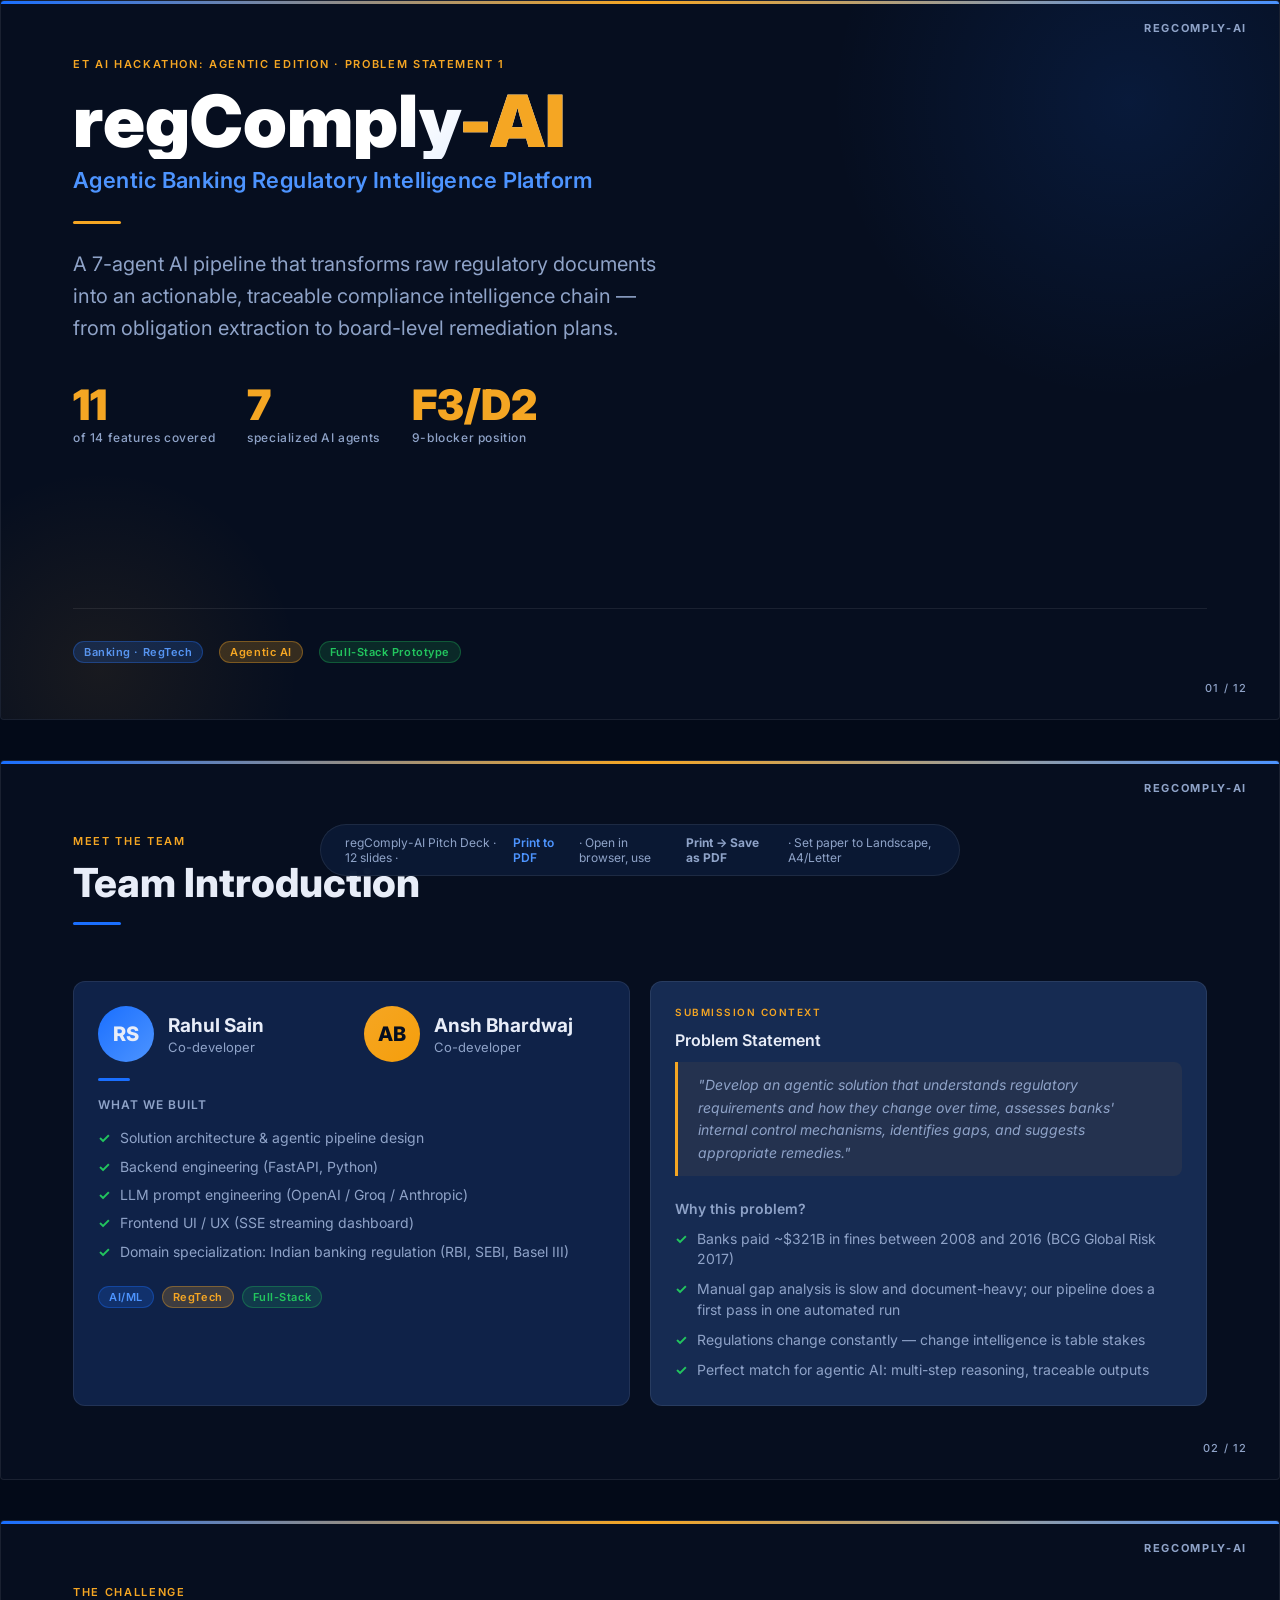
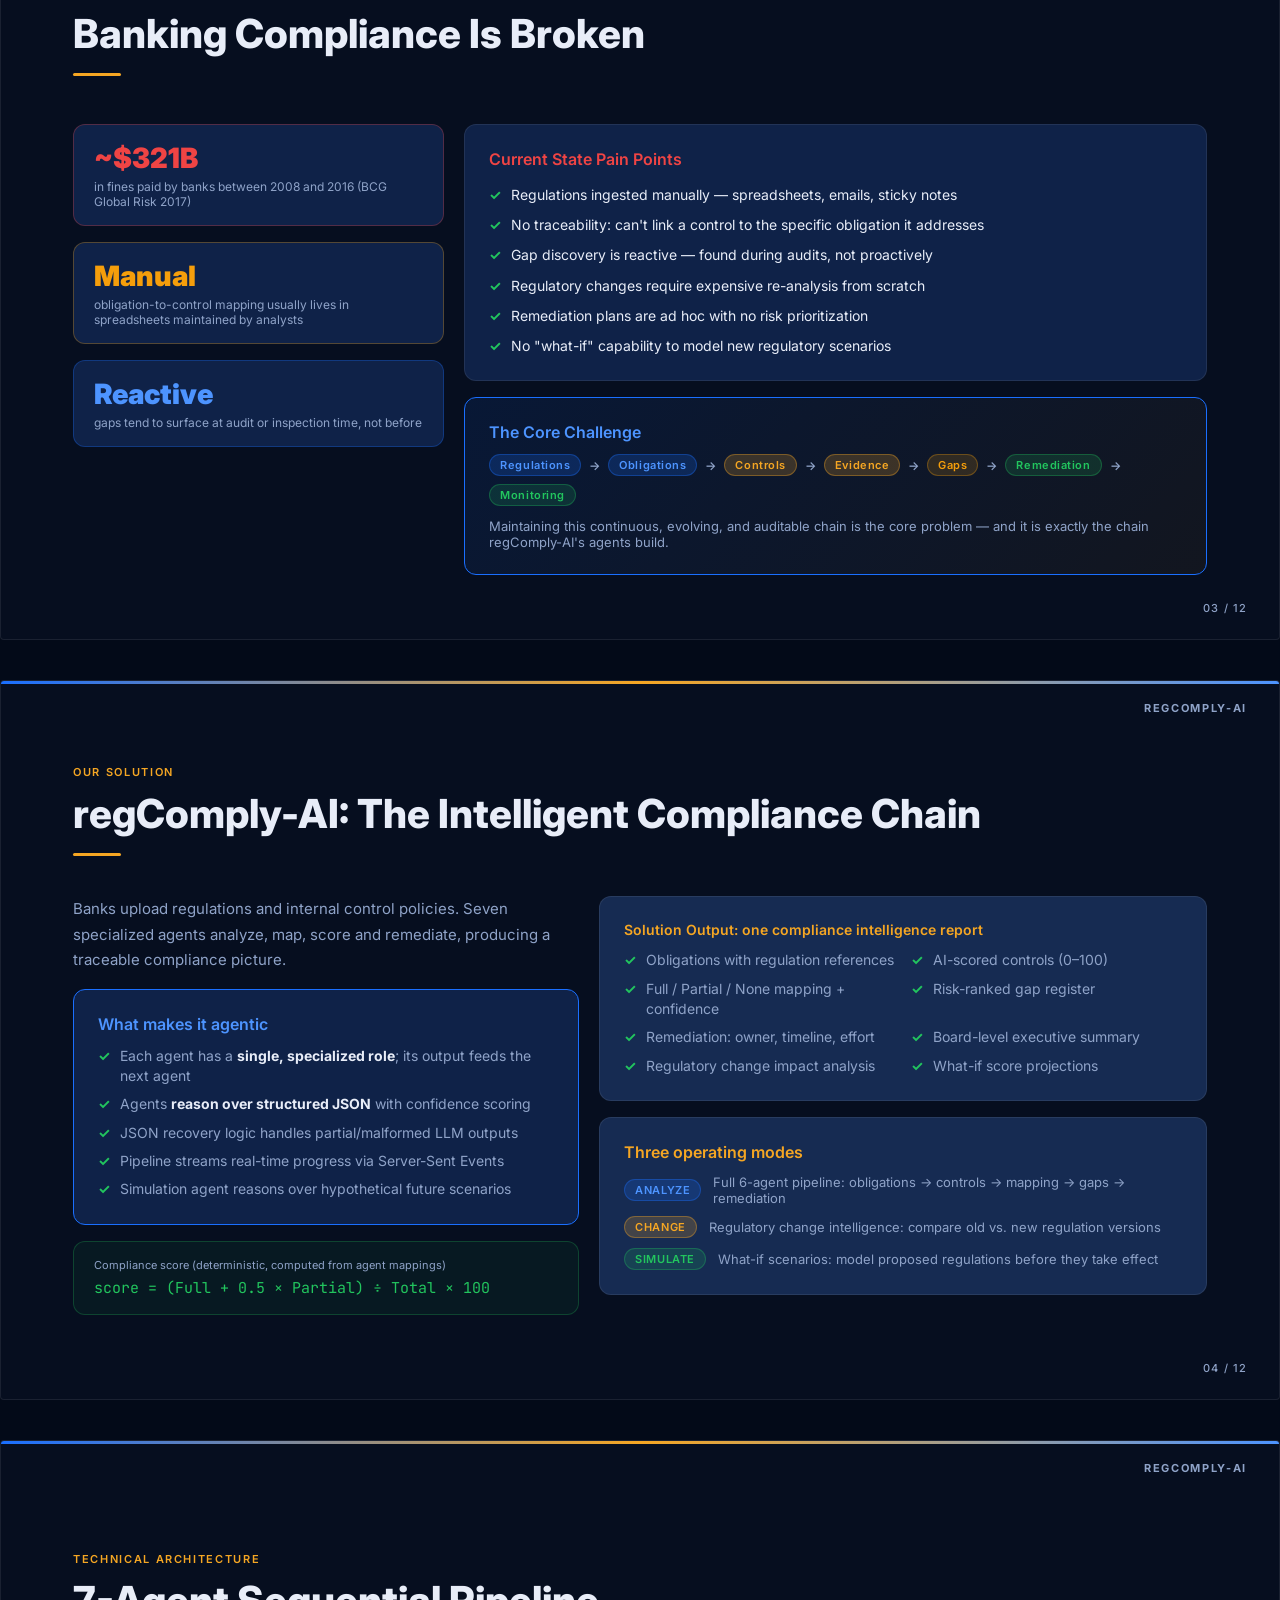
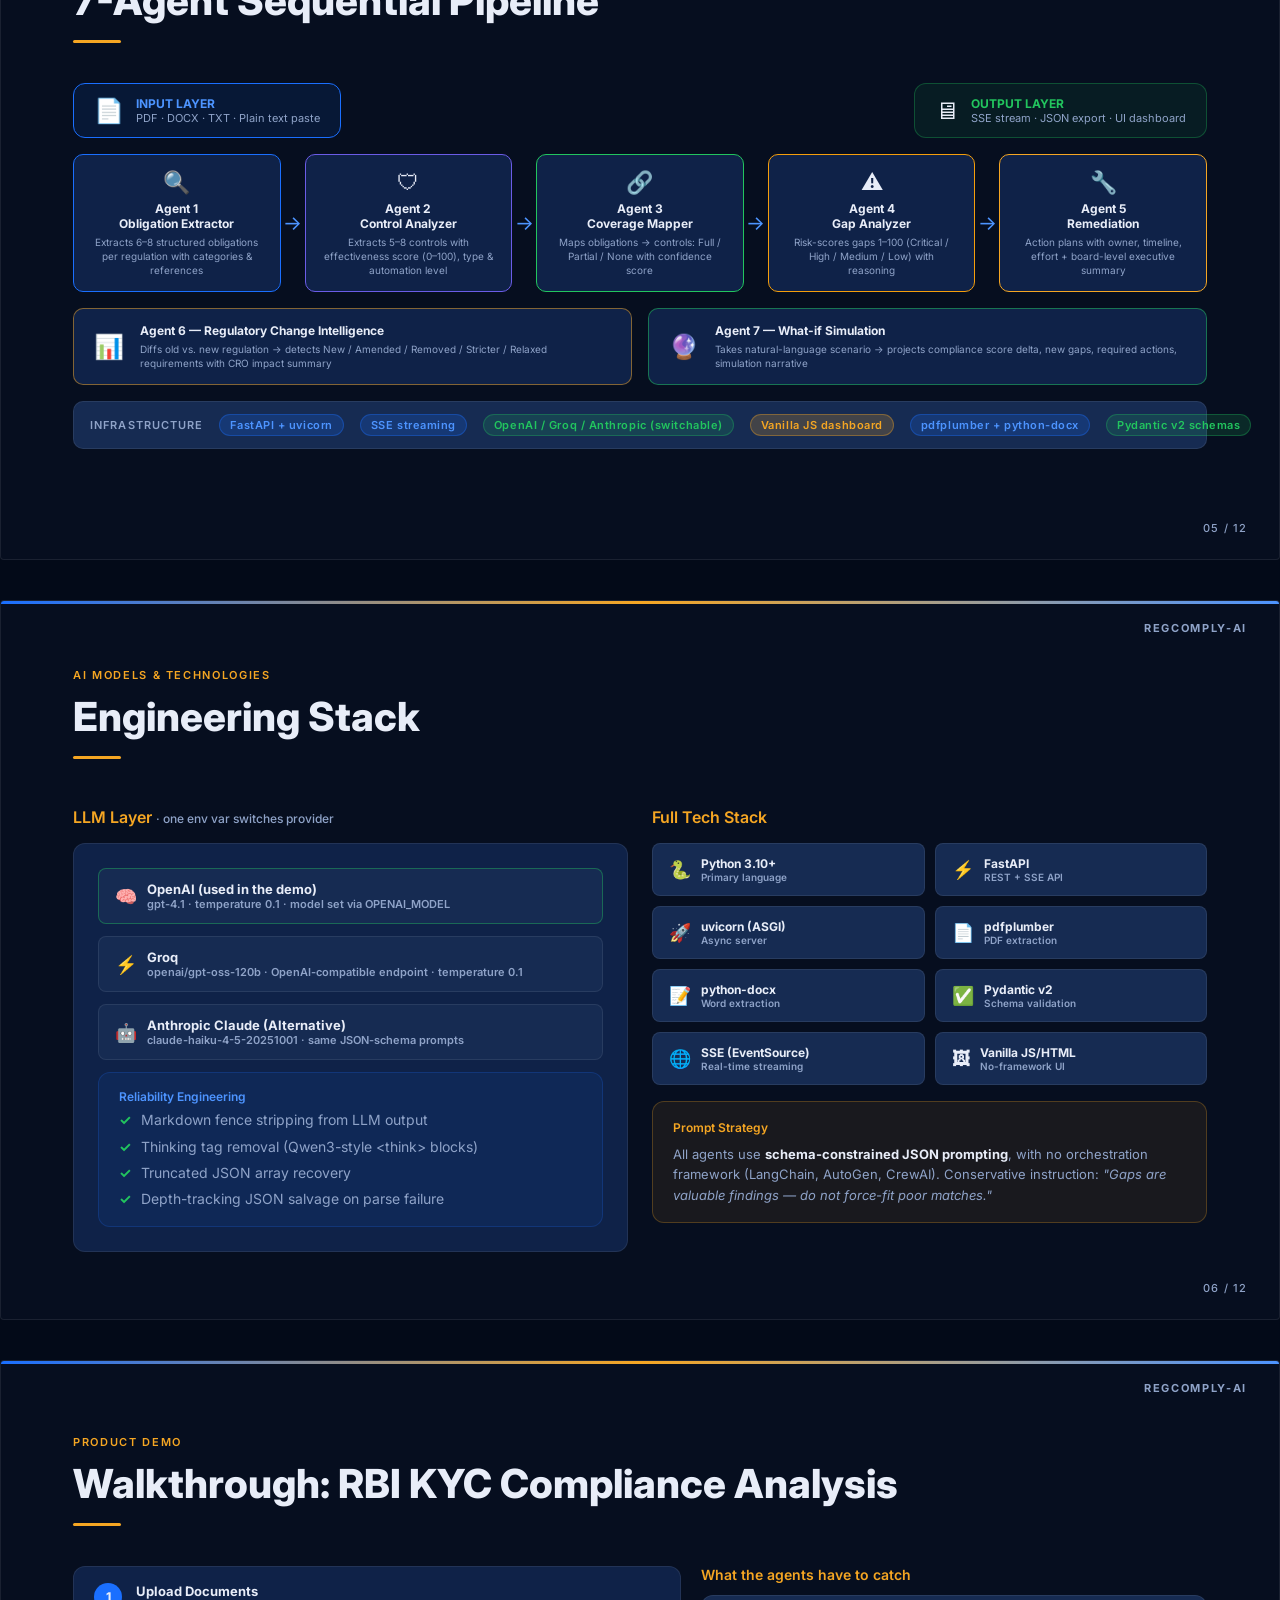
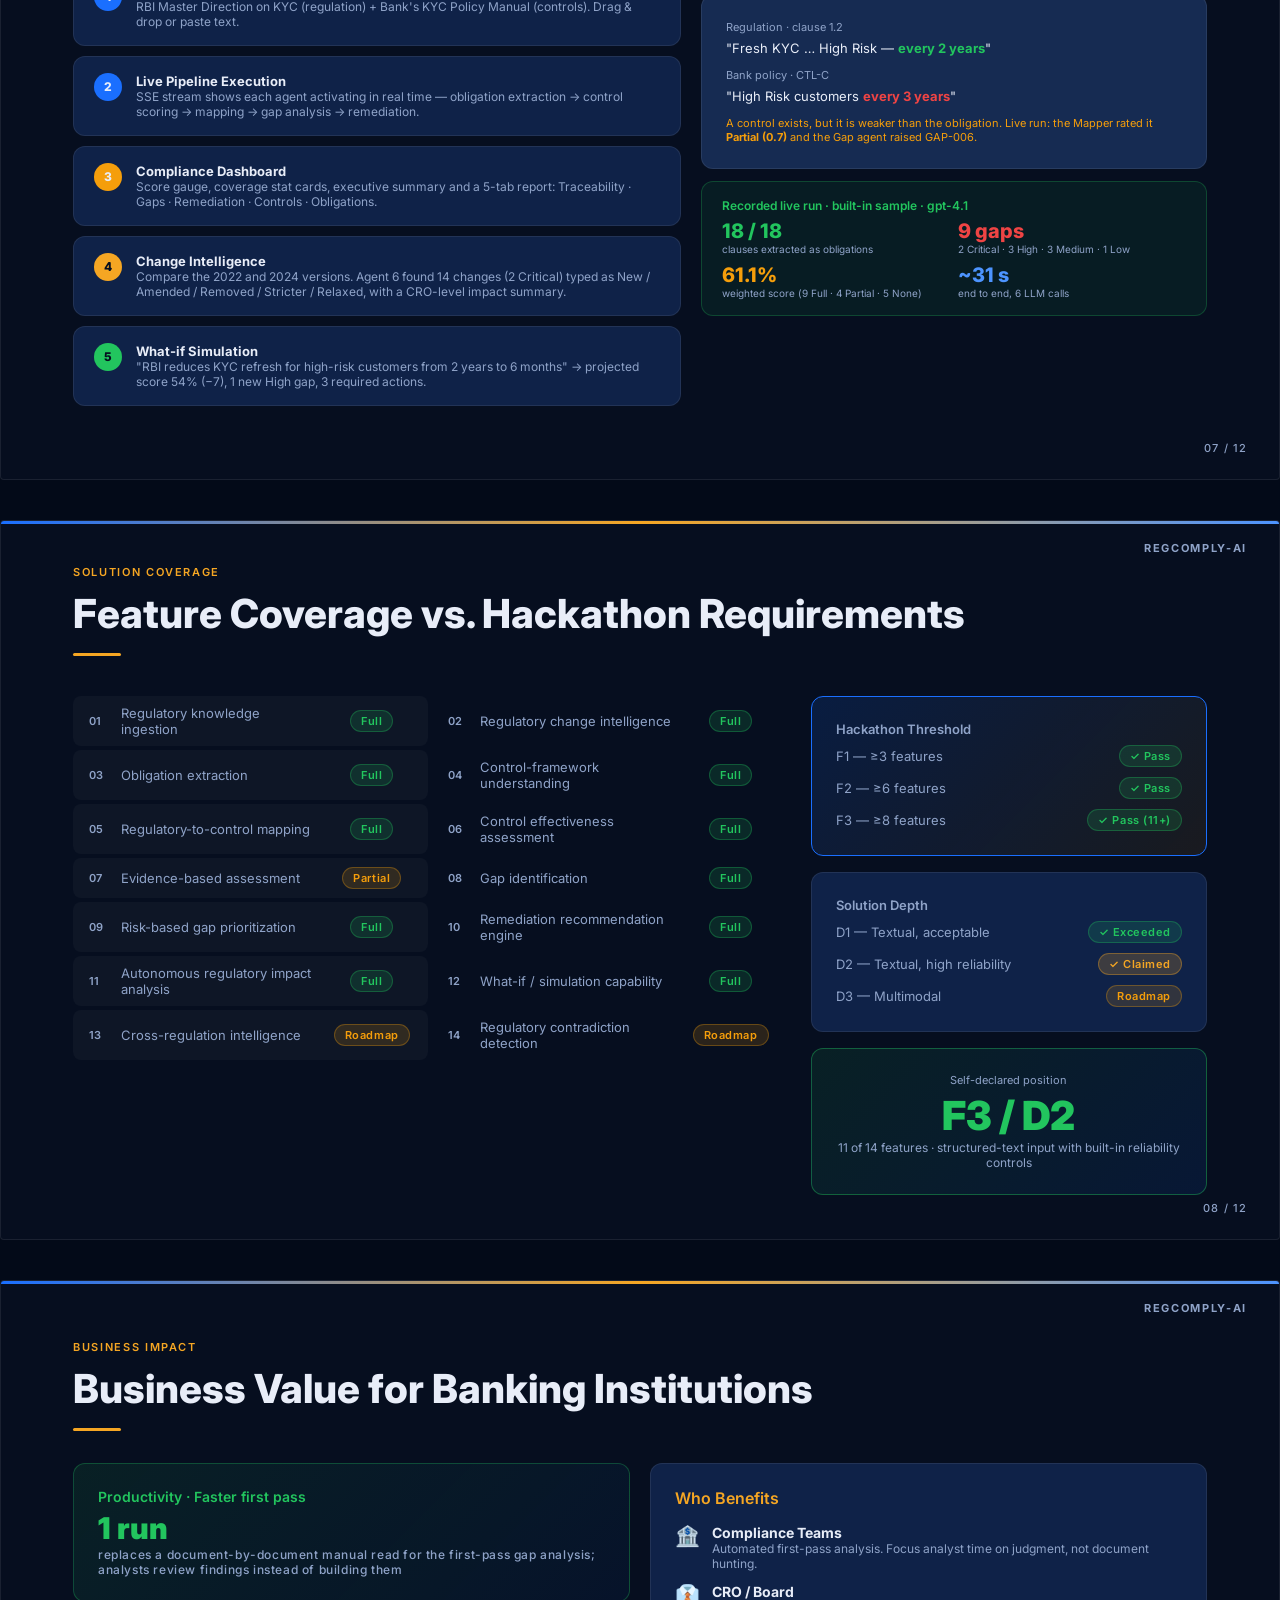
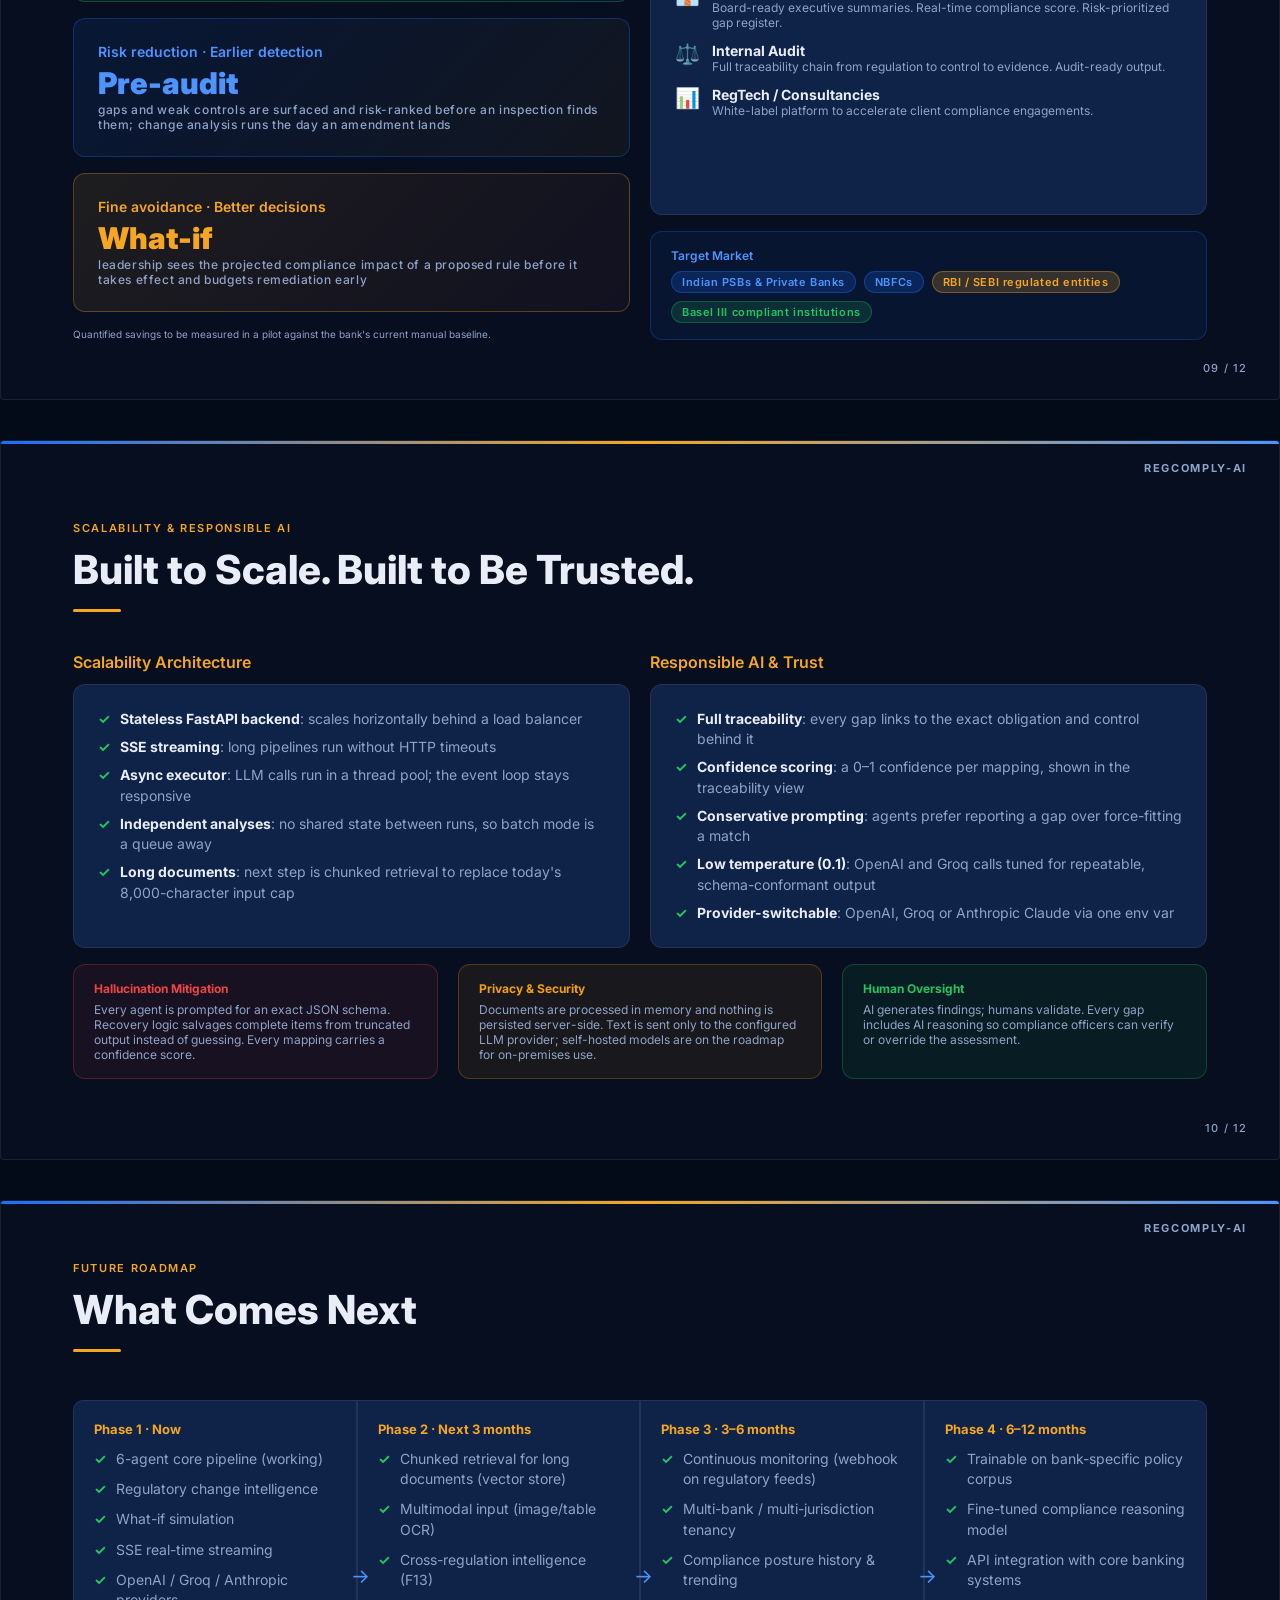
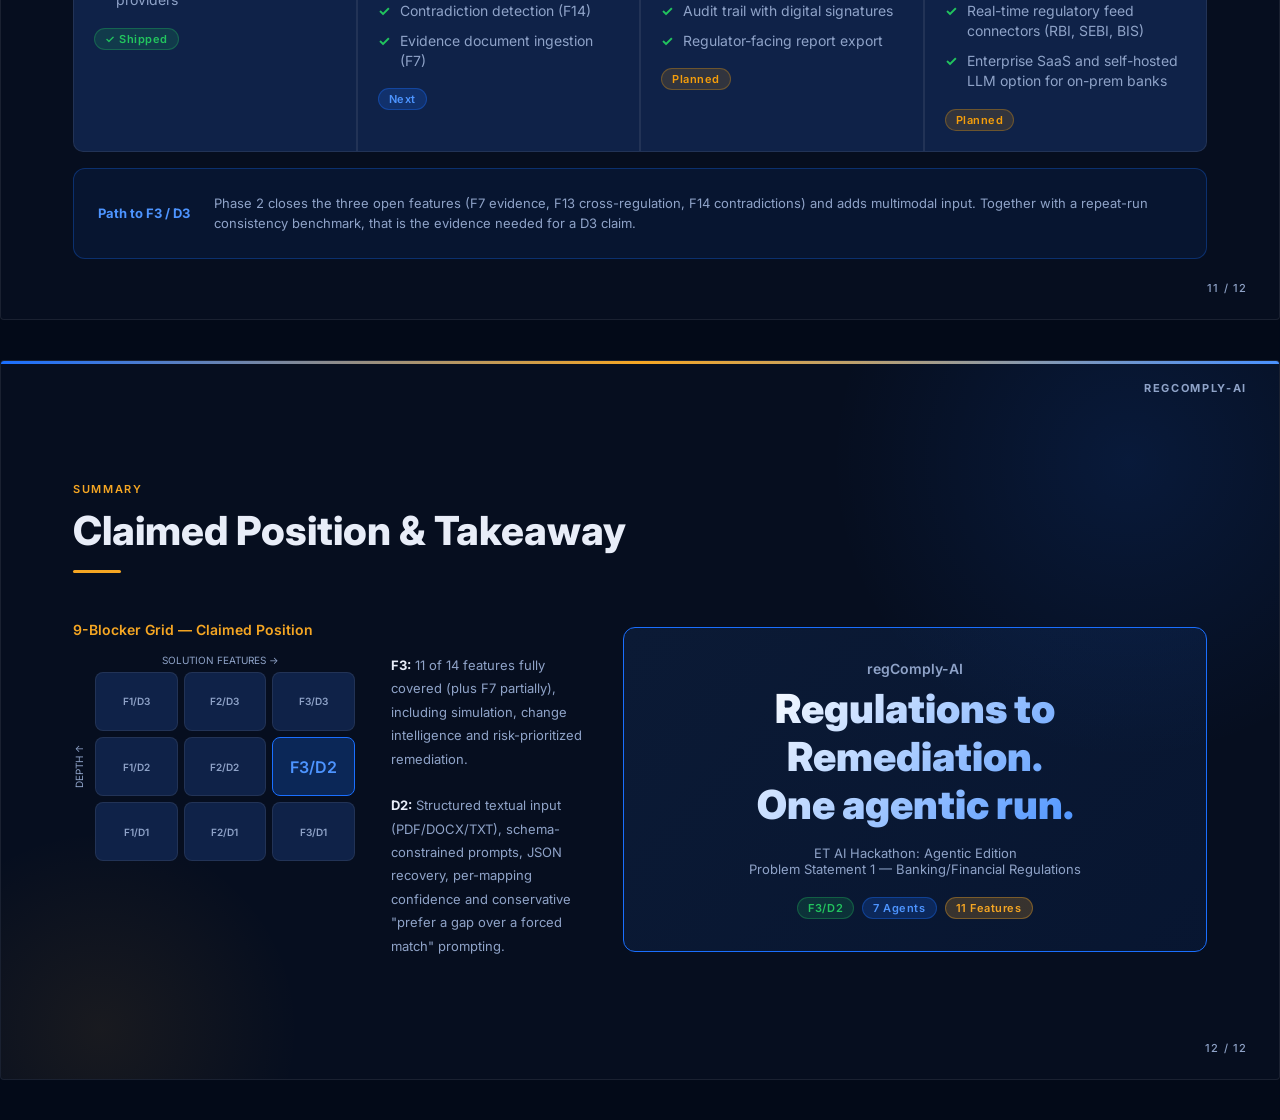
<file: deck/submission-deck.html>
<!DOCTYPE html>
<html lang="en">
<head>
<meta charset="UTF-8">
<meta name="viewport" content="width=device-width, initial-scale=1.0">
<title>regComply-AI — ET AI Hackathon Submission</title>
<link href="https://fonts.googleapis.com/css2?family=Inter:wght@300;400;500;600;700;800;900&family=JetBrains+Mono:wght@400;600&display=swap" rel="stylesheet">
<style>
  :root {
    --navy: #060E1F;
    --navy2: #0B1A35;
    --card: #0F2248;
    --card2: #162B52;
    --blue: #1A6FFF;
    --blue-light: #4D94FF;
    --gold: #F5A623;
    --gold-light: #FFD07A;
    --text: #E8EDF8;
    --muted: #8FA3C8;
    --green: #22C55E;
    --red: #EF4444;
    --amber: #F59E0B;
    --border: rgba(255,255,255,0.08);
  }

  * { margin: 0; padding: 0; box-sizing: border-box; }

  body {
    font-family: 'Inter', sans-serif;
    background: #030A18;
    color: var(--text);
  }

  /* ── Screen view ─────────────────────────────────────────── */
  .slide {
    width: 1280px;
    min-height: 720px;
    margin: 0 auto 40px;
    background: var(--navy);
    position: relative;
    overflow: hidden;
    display: flex;
    flex-direction: column;
    border: 1px solid var(--border);
    border-radius: 4px;
  }

  /* ── Print: one slide per page ────────────────────────────── */
  @page { size: 1280px 720px; margin: 0; }
  @media print {
    html, body { background: var(--navy); -webkit-print-color-adjust: exact; print-color-adjust: exact; }
    .slide {
      width: 1280px;
      height: 720px;
      min-height: 720px;
      margin: 0;
      break-after: page;
      border: none;
      border-radius: 0;
    }
    .nav { display: none; }
  }
  body.single .slide { display: none; margin: 0; border: none; border-radius: 0; height: 720px; }
  body.single .slide.show { display: flex; }
  body.single .nav { display: none; }

  /* ── Decorative chrome ────────────────────────────────────── */
  .slide::before {
    content: '';
    position: absolute;
    top: 0; left: 0; right: 0;
    height: 3px;
    background: linear-gradient(90deg, var(--blue), var(--gold), var(--blue-light));
  }

  .slide-num {
    position: absolute;
    bottom: 24px; right: 32px;
    font-size: 11px;
    color: var(--muted);
    letter-spacing: 0.1em;
    font-weight: 500;
  }

  .logo-mark {
    position: absolute;
    top: 20px; right: 32px;
    font-size: 11px;
    font-weight: 700;
    letter-spacing: 0.15em;
    color: var(--muted);
    text-transform: uppercase;
  }

  /* ── Typography ───────────────────────────────────────────── */
  .eyebrow {
    font-size: 11px;
    font-weight: 600;
    letter-spacing: 0.15em;
    text-transform: uppercase;
    color: var(--gold);
    margin-bottom: 12px;
  }

  h1 { font-size: 64px; font-weight: 900; line-height: 1.05; }
  h2 { font-size: 40px; font-weight: 800; line-height: 1.15; }
  h3 { font-size: 22px; font-weight: 700; }
  h4 { font-size: 16px; font-weight: 600; }

  .subtitle { font-size: 20px; color: var(--muted); font-weight: 400; line-height: 1.6; }
  .body { font-size: 15px; color: var(--muted); line-height: 1.7; }

  /* ── Layout helpers ───────────────────────────────────────── */
  .pad { padding: 56px 72px; flex: 1; display: flex; flex-direction: column; }
  .pad-sm { padding: 40px 72px; flex: 1; display: flex; flex-direction: column; }
  .row { display: flex; gap: 24px; }
  .col { flex: 1; display: flex; flex-direction: column; }
  .center { align-items: center; justify-content: center; text-align: center; }
  .gap-8 { gap: 8px; }
  .gap-12 { gap: 12px; }
  .gap-16 { gap: 16px; }
  .gap-20 { gap: 20px; }
  .gap-32 { gap: 32px; }
  .mt-auto { margin-top: auto; }
  .mt-16 { margin-top: 16px; }
  .mt-24 { margin-top: 24px; }
  .mt-32 { margin-top: 32px; }
  .mt-40 { margin-top: 40px; }

  /* ── Cards ────────────────────────────────────────────────── */
  .card {
    background: var(--card);
    border: 1px solid var(--border);
    border-radius: 12px;
    padding: 24px;
  }
  .card-sm { padding: 16px 20px; }
  .card-accent { border-color: var(--blue); border-width: 1.5px; }

  /* ── Stat tiles ───────────────────────────────────────────── */
  .stat { display: flex; flex-direction: column; gap: 4px; }
  .stat-num { font-size: 42px; font-weight: 900; line-height: 1; color: var(--gold); }
  .stat-label { font-size: 12px; font-weight: 500; color: var(--muted); letter-spacing: 0.05em; }

  /* ── Tags ─────────────────────────────────────────────────── */
  .tag {
    display: inline-block;
    padding: 3px 10px;
    border-radius: 20px;
    font-size: 11px;
    font-weight: 600;
    letter-spacing: 0.05em;
    white-space: nowrap;
  }
  .tag-blue { background: rgba(26,111,255,0.2); color: var(--blue-light); border: 1px solid rgba(26,111,255,0.35); }
  .tag-gold { background: rgba(245,166,35,0.2); color: var(--gold); border: 1px solid rgba(245,166,35,0.35); }
  .tag-green { background: rgba(34,197,94,0.15); color: var(--green); border: 1px solid rgba(34,197,94,0.3); }
  .tag-red { background: rgba(239,68,68,0.15); color: var(--red); border: 1px solid rgba(239,68,68,0.3); }
  .tag-amber { background: rgba(245,158,11,0.15); color: var(--amber); border: 1px solid rgba(245,158,11,0.3); }

  /* ── Check list ───────────────────────────────────────────── */
  .check-list { list-style: none; display: flex; flex-direction: column; gap: 10px; }
  .check-list li { position: relative; padding-left: 22px; font-size: 14px; line-height: 1.45; color: var(--muted); }
  .check-list li::before { content: '✓'; position: absolute; left: 0; top: 0; color: var(--green); font-weight: 700; }
  .check-list li.miss::before { content: '○'; color: var(--muted); }

  /* ── Pipeline nodes ───────────────────────────────────────── */
  .pipeline { display: flex; align-items: center; gap: 0; }
  .pipe-node {
    background: var(--card);
    border: 1.5px solid var(--blue);
    border-radius: 10px;
    padding: 14px 18px;
    text-align: center;
    flex: 1;
  }
  .pipe-node .icon { font-size: 22px; margin-bottom: 6px; }
  .pipe-node h4 { font-size: 12px; font-weight: 700; color: var(--text); margin-bottom: 4px; }
  .pipe-node p { font-size: 10px; color: var(--muted); line-height: 1.4; }
  .pipe-arrow {
    color: var(--blue-light);
    font-size: 20px;
    flex-shrink: 0;
    width: 24px;
    text-align: center;
  }

  /* ── Feature matrix ───────────────────────────────────────── */
  .feature-row {
    display: flex;
    align-items: center;
    padding: 9px 16px;
    border-radius: 8px;
    font-size: 13px;
    gap: 12px;
  }
  .feature-row:nth-child(odd) { background: rgba(255,255,255,0.03); }
  .feature-num { width: 20px; font-size: 11px; color: var(--muted); flex-shrink: 0; font-weight: 600; }
  .feature-name { flex: 1; color: var(--muted); }
  .feature-status { width: 80px; text-align: center; flex-shrink: 0; }

  /* ── 9-blocker grid ───────────────────────────────────────── */
  .nine-grid {
    display: grid;
    grid-template-columns: repeat(3, 1fr);
    grid-template-rows: repeat(3, 1fr);
    gap: 6px;
  }
  .nine-cell {
    border: 1px solid var(--border);
    border-radius: 8px;
    display: flex;
    align-items: center;
    justify-content: center;
    font-size: 13px;
    font-weight: 600;
    color: var(--muted);
    aspect-ratio: 1.4;
    background: var(--card);
    position: relative;
  }
  .nine-cell.active {
    background: rgba(26,111,255,0.25);
    border-color: var(--blue);
    color: var(--blue-light);
    font-size: 16px;
  }
  .nine-cell.active::after {
    content: '★ Our position';
    position: absolute;
    bottom: -20px;
    left: 50%;
    transform: translateX(-50%);
    font-size: 10px;
    color: var(--gold);
    white-space: nowrap;
    font-weight: 600;
  }

  /* ── Tech badge ───────────────────────────────────────────── */
  .tech-badge {
    background: var(--card2);
    border: 1px solid var(--border);
    border-radius: 8px;
    padding: 12px 16px;
    font-size: 13px;
    font-weight: 600;
    color: var(--text);
    display: flex;
    align-items: center;
    gap: 10px;
  }
  .tech-badge .tech-icon { font-size: 18px; }

  /* ── Roadmap ──────────────────────────────────────────────── */
  .roadmap-row {
    display: flex;
    align-items: stretch;
    gap: 0;
  }
  .roadmap-phase {
    flex: 1;
    background: var(--card);
    border: 1px solid var(--border);
    padding: 20px;
    position: relative;
  }
  .roadmap-phase:not(:last-child)::after {
    content: '→';
    position: absolute;
    right: -14px;
    top: 50%;
    transform: translateY(-50%);
    font-size: 20px;
    color: var(--blue-light);
    z-index: 1;
  }
  .roadmap-phase:first-child { border-radius: 10px 0 0 10px; }
  .roadmap-phase:last-child { border-radius: 0 10px 10px 0; }
  .roadmap-phase h4 { font-size: 13px; font-weight: 700; color: var(--gold); margin-bottom: 12px; }

  /* ── Impact bar ───────────────────────────────────────────── */
  .impact-bar { height: 6px; background: var(--card2); border-radius: 3px; overflow: hidden; margin-top: 6px; }
  .impact-fill { height: 100%; border-radius: 3px; background: linear-gradient(90deg, var(--blue), var(--gold)); }

  /* ── Cover specific ───────────────────────────────────────── */
  .glow {
    position: absolute;
    width: 600px; height: 600px;
    border-radius: 50%;
    background: radial-gradient(circle, rgba(26,111,255,0.12) 0%, transparent 70%);
    top: -200px; right: -150px;
    pointer-events: none;
  }
  .glow2 {
    position: absolute;
    width: 400px; height: 400px;
    border-radius: 50%;
    background: radial-gradient(circle, rgba(245,166,35,0.08) 0%, transparent 70%);
    bottom: -150px; left: -100px;
    pointer-events: none;
  }

  /* ── Divider ──────────────────────────────────────────────── */
  .divider { width: 48px; height: 3px; background: var(--gold); border-radius: 2px; margin: 16px 0; }
  .divider-blue { background: var(--blue); }

  /* ── Quote ────────────────────────────────────────────────── */
  .quote {
    border-left: 3px solid var(--gold);
    padding: 12px 20px;
    background: rgba(245,166,35,0.06);
    border-radius: 0 8px 8px 0;
    font-size: 14px;
    color: var(--muted);
    font-style: italic;
    line-height: 1.6;
  }

  /* ── Nav (screen only) ────────────────────────────────────── */
  @media screen {
    .nav {
      position: fixed;
      bottom: 24px; left: 50%;
      transform: translateX(-50%);
      background: rgba(11,26,53,0.95);
      border: 1px solid var(--border);
      border-radius: 40px;
      padding: 10px 24px;
      display: flex;
      gap: 16px;
      align-items: center;
      font-size: 12px;
      color: var(--muted);
      backdrop-filter: blur(10px);
      z-index: 100;
    }
    .nav a { color: var(--blue-light); text-decoration: none; font-weight: 600; }
  }
</style>
</head>
<body>

<!-- ═══════════════════════════════════════════════════════════
     SLIDE 1 — COVER
═══════════════════════════════════════════════════════════ -->
<div class="slide" id="s1">
  <div class="glow"></div>
  <div class="glow2"></div>
  <div class="pad" style="justify-content:center;">
    <div class="eyebrow">ET AI Hackathon: Agentic Edition · Problem Statement 1</div>
    <h1 style="font-size:72px; background: linear-gradient(135deg, #fff 30%, #4D94FF); -webkit-background-clip:text; -webkit-text-fill-color:transparent; background-clip:text;">
      regComply<span style="-webkit-text-fill-color:var(--gold)">-AI</span>
    </h1>
    <div style="font-size:22px; font-weight:600; color:var(--blue-light); margin-top:8px; letter-spacing:0.02em;">
      Agentic Banking Regulatory Intelligence Platform
    </div>
    <div class="divider" style="margin-top:28px;"></div>
    <p class="subtitle" style="max-width:600px; margin-top:8px;">
      A 7-agent AI pipeline that transforms raw regulatory documents into an actionable, traceable compliance intelligence chain — from obligation extraction to board-level remediation plans.
    </p>

    <div class="row mt-40 gap-32" style="max-width:640px;">
      <div class="stat">
        <span class="stat-num">11</span>
        <span class="stat-label">of 14 features covered</span>
      </div>
      <div class="stat">
        <span class="stat-num">7</span>
        <span class="stat-label">specialized AI agents</span>
      </div>
      <div class="stat">
        <span class="stat-num">F3/D2</span>
        <span class="stat-label">9-blocker position</span>
      </div>
    </div>

    <div class="mt-auto" style="display:flex; align-items:center; gap:16px; padding-top:32px; border-top:1px solid var(--border);">
      <span class="tag tag-blue">Banking · RegTech</span>
      <span class="tag tag-gold">Agentic AI</span>
      <span class="tag tag-green">Full-Stack Prototype</span>
    </div>
  </div>
  <div class="logo-mark">regComply-AI</div>
  <div class="slide-num">01 / 12</div>
</div>

<!-- ═══════════════════════════════════════════════════════════
     SLIDE 2 — TEAM
═══════════════════════════════════════════════════════════ -->
<div class="slide" id="s2">
  <div class="pad" style="justify-content:center;">
    <div class="eyebrow">Meet the team</div>
    <h2>Team Introduction</h2>
    <div class="divider divider-blue mt-16"></div>

    <div class="row mt-40 gap-20">
      <div class="card col gap-16" style="align-items:flex-start;">
        <div class="row gap-24" style="width:100%;">
          <div style="display:flex;align-items:center;gap:14px;flex:1;">
            <div style="width:56px;height:56px;border-radius:50%;background:linear-gradient(135deg,var(--blue),var(--blue-light));display:flex;align-items:center;justify-content:center;font-size:20px;font-weight:800;flex-shrink:0;">RS</div>
            <div>
              <h3 style="font-size:19px;">Rahul Sain</h3>
              <p style="color:var(--muted);font-size:13px;margin-top:2px;">Co-developer</p>
            </div>
          </div>
          <div style="display:flex;align-items:center;gap:14px;flex:1;">
            <div style="width:56px;height:56px;border-radius:50%;background:linear-gradient(135deg,var(--gold),var(--amber));color:var(--navy);display:flex;align-items:center;justify-content:center;font-size:20px;font-weight:800;flex-shrink:0;">AB</div>
            <div>
              <h3 style="font-size:19px;">Ansh Bhardwaj</h3>
              <p style="color:var(--muted);font-size:13px;margin-top:2px;">Co-developer</p>
            </div>
          </div>
        </div>
        <div class="divider divider-blue" style="width:32px;margin:0;"></div>
        <div style="font-size:12px;font-weight:600;color:var(--muted);letter-spacing:0.08em;">WHAT WE BUILT</div>
        <ul class="check-list" style="gap:8px;">
          <li>Solution architecture &amp; agentic pipeline design</li>
          <li>Backend engineering (FastAPI, Python)</li>
          <li>LLM prompt engineering (OpenAI / Groq / Anthropic)</li>
          <li>Frontend UI / UX (SSE streaming dashboard)</li>
          <li>Domain specialization: Indian banking regulation (RBI, SEBI, Basel III)</li>
        </ul>
        <div style="display:flex;gap:8px;flex-wrap:wrap;margin-top:8px;">
          <span class="tag tag-blue">AI/ML</span>
          <span class="tag tag-gold">RegTech</span>
          <span class="tag tag-green">Full-Stack</span>
        </div>
      </div>

      <div class="card col" style="background:var(--card2);">
        <div class="eyebrow" style="font-size:10px;">Submission context</div>
        <h4 style="font-size:16px; margin-bottom:12px;">Problem Statement</h4>
        <div class="quote">
          "Develop an agentic solution that understands regulatory requirements and how they change over time, assesses banks' internal control mechanisms, identifies gaps, and suggests appropriate remedies."
        </div>
        <div class="mt-24">
          <h4 style="font-size:14px; color:var(--muted); margin-bottom:12px;">Why this problem?</h4>
          <ul class="check-list">
            <li>Banks paid ~$321B in fines between 2008 and 2016 (BCG Global Risk 2017)</li>
            <li>Manual gap analysis is slow and document-heavy; our pipeline does a first pass in one automated run</li>
            <li>Regulations change constantly — change intelligence is table stakes</li>
            <li>Perfect match for agentic AI: multi-step reasoning, traceable outputs</li>
          </ul>
        </div>
      </div>
    </div>
  </div>
  <div class="logo-mark">regComply-AI</div>
  <div class="slide-num">02 / 12</div>
</div>

<!-- ═══════════════════════════════════════════════════════════
     SLIDE 3 — PROBLEM STATEMENT
═══════════════════════════════════════════════════════════ -->
<div class="slide" id="s3">
  <div class="pad-sm" style="justify-content:center;">
    <div class="eyebrow">The challenge</div>
    <h2>Banking Compliance Is Broken</h2>
    <div class="divider mt-16"></div>

    <div class="row mt-32 gap-20">
      <div class="col gap-16">
        <div class="card card-sm" style="border-color:rgba(239,68,68,0.3);">
          <div style="font-size:28px; font-weight:900; color:var(--red);">~$321B</div>
          <div style="font-size:12px; color:var(--muted); margin-top:4px;">in fines paid by banks between 2008 and 2016 (BCG Global Risk 2017)</div>
        </div>
        <div class="card card-sm" style="border-color:rgba(245,158,11,0.3);">
          <div style="font-size:28px; font-weight:900; color:var(--amber);">Manual</div>
          <div style="font-size:12px; color:var(--muted); margin-top:4px;">obligation-to-control mapping usually lives in spreadsheets maintained by analysts</div>
        </div>
        <div class="card card-sm" style="border-color:rgba(26,111,255,0.3);">
          <div style="font-size:28px; font-weight:900; color:var(--blue-light);">Reactive</div>
          <div style="font-size:12px; color:var(--muted); margin-top:4px;">gaps tend to surface at audit or inspection time, not before</div>
        </div>
      </div>

      <div class="col gap-16" style="flex:2;">
        <div class="card" style="flex:1;">
          <h4 style="color:var(--red); margin-bottom:16px;">Current State Pain Points</h4>
          <ul class="check-list">
            <li style="color:var(--text);">Regulations ingested manually — spreadsheets, emails, sticky notes</li>
            <li style="color:var(--text);">No traceability: can't link a control to the specific obligation it addresses</li>
            <li style="color:var(--text);">Gap discovery is reactive — found during audits, not proactively</li>
            <li style="color:var(--text);">Regulatory changes require expensive re-analysis from scratch</li>
            <li style="color:var(--text);">Remediation plans are ad hoc with no risk prioritization</li>
            <li style="color:var(--text);">No "what-if" capability to model new regulatory scenarios</li>
          </ul>
        </div>
        <div class="card" style="background: linear-gradient(135deg, rgba(26,111,255,0.1), rgba(245,166,35,0.05)); border-color:var(--blue);">
          <h4 style="color:var(--blue-light); margin-bottom:12px;">The Core Challenge</h4>
          <div style="display:flex; align-items:center; gap:8px; flex-wrap:wrap; font-size:12px; font-weight:600;">
            <span class="tag tag-blue">Regulations</span>
            <span style="color:var(--muted);">→</span>
            <span class="tag tag-blue">Obligations</span>
            <span style="color:var(--muted);">→</span>
            <span class="tag tag-gold">Controls</span>
            <span style="color:var(--muted);">→</span>
            <span class="tag tag-gold">Evidence</span>
            <span style="color:var(--muted);">→</span>
            <span class="tag tag-amber">Gaps</span>
            <span style="color:var(--muted);">→</span>
            <span class="tag tag-green">Remediation</span>
            <span style="color:var(--muted);">→</span>
            <span class="tag tag-green">Monitoring</span>
          </div>
          <p style="font-size:13px; color:var(--muted); margin-top:12px;">Maintaining this continuous, evolving, and auditable chain is the core problem — and it is exactly the chain regComply-AI's agents build.</p>
        </div>
      </div>
    </div>
  </div>
  <div class="logo-mark">regComply-AI</div>
  <div class="slide-num">03 / 12</div>
</div>

<!-- ═══════════════════════════════════════════════════════════
     SLIDE 4 — PROPOSED SOLUTION
═══════════════════════════════════════════════════════════ -->
<div class="slide" id="s4">
  <div class="pad" style="justify-content:center;">
    <div class="eyebrow">Our solution</div>
    <h2>regComply-AI: The Intelligent Compliance Chain</h2>
    <div class="divider mt-16"></div>

    <div class="row mt-24 gap-20">
      <div class="col gap-16">
        <p class="body">
          Banks upload regulations and internal control policies. Seven specialized agents analyze, map, score and remediate, producing a traceable compliance picture.
        </p>

        <div class="card card-accent">
          <h4 style="color:var(--blue-light); margin-bottom:12px;">What makes it agentic</h4>
          <ul class="check-list" style="gap:8px;">
            <li>Each agent has a <strong style="color:var(--text);">single, specialized role</strong>; its output feeds the next agent</li>
            <li>Agents <strong style="color:var(--text);">reason over structured JSON</strong> with confidence scoring</li>
            <li>JSON recovery logic handles partial/malformed LLM outputs</li>
            <li>Pipeline streams real-time progress via Server-Sent Events</li>
            <li>Simulation agent reasons over hypothetical future scenarios</li>
          </ul>
        </div>

        <div class="card card-sm" style="background:rgba(34,197,94,0.06);border-color:rgba(34,197,94,0.25);">
          <div style="font-size:11px; color:var(--muted); margin-bottom:6px;">Compliance score (deterministic, computed from agent mappings)</div>
          <div style="font-family:'JetBrains Mono',monospace; font-size:15px; color:var(--green);">score = (Full + 0.5 × Partial) ÷ Total × 100</div>
        </div>
      </div>

      <div class="col gap-16" style="flex:1.2;">
        <div class="card" style="background:var(--card2);">
          <h4 style="color:var(--gold); font-size:14px; margin-bottom:12px;">Solution Output: one compliance intelligence report</h4>
          <ul class="check-list" style="display:grid; grid-template-columns:1fr 1fr; gap:8px 16px;">
            <li>Obligations with regulation references</li>
            <li>AI-scored controls (0–100)</li>
            <li>Full / Partial / None mapping + confidence</li>
            <li>Risk-ranked gap register</li>
            <li>Remediation: owner, timeline, effort</li>
            <li>Board-level executive summary</li>
            <li>Regulatory change impact analysis</li>
            <li>What-if score projections</li>
          </ul>
        </div>

        <div class="card" style="background:var(--card2);">
          <h4 style="color:var(--gold); margin-bottom:12px;">Three operating modes</h4>
          <div style="display:flex; flex-direction:column; gap:10px;">
            <div style="display:flex;align-items:center;gap:12px;">
              <span class="tag tag-blue" style="flex-shrink:0;">ANALYZE</span>
              <span style="font-size:13px;color:var(--muted);">Full 6-agent pipeline: obligations → controls → mapping → gaps → remediation</span>
            </div>
            <div style="display:flex;align-items:center;gap:12px;">
              <span class="tag tag-gold" style="flex-shrink:0;">CHANGE</span>
              <span style="font-size:13px;color:var(--muted);">Regulatory change intelligence: compare old vs. new regulation versions</span>
            </div>
            <div style="display:flex;align-items:center;gap:12px;">
              <span class="tag tag-green" style="flex-shrink:0;">SIMULATE</span>
              <span style="font-size:13px;color:var(--muted);">What-if scenarios: model proposed regulations before they take effect</span>
            </div>
          </div>
        </div>
      </div>
    </div>
  </div>
  <div class="logo-mark">regComply-AI</div>
  <div class="slide-num">04 / 12</div>
</div>

<!-- ═══════════════════════════════════════════════════════════
     SLIDE 5 — ARCHITECTURE
═══════════════════════════════════════════════════════════ -->
<div class="slide" id="s5">
  <div class="pad-sm" style="justify-content:center;">
    <div class="eyebrow">Technical architecture</div>
    <h2>7-Agent Sequential Pipeline</h2>
    <div class="divider mt-16"></div>

    <div class="mt-24" style="display:flex;flex-direction:column;gap:16px;">
      <!-- Input layer -->
      <div style="display:flex;gap:12px;align-items:stretch;">
        <div class="card card-sm" style="background:rgba(26,111,255,0.1);border-color:var(--blue);display:flex;align-items:center;gap:12px;padding:12px 20px;">
          <div style="font-size:24px;">📄</div>
          <div>
            <div style="font-size:12px;font-weight:700;color:var(--blue-light);">INPUT LAYER</div>
            <div style="font-size:11px;color:var(--muted);">PDF · DOCX · TXT · Plain text paste</div>
          </div>
        </div>
        <div style="flex:1;"></div>
        <div class="card card-sm" style="background:rgba(34,197,94,0.08);border-color:rgba(34,197,94,0.3);display:flex;align-items:center;gap:12px;padding:12px 20px;">
          <div style="font-size:24px;">🖥</div>
          <div>
            <div style="font-size:12px;font-weight:700;color:var(--green);">OUTPUT LAYER</div>
            <div style="font-size:11px;color:var(--muted);">SSE stream · JSON export · UI dashboard</div>
          </div>
        </div>
      </div>

      <!-- Pipeline -->
      <div class="pipeline" style="gap:0;">
        <div class="pipe-node" style="border-color:var(--blue);">
          <div class="icon">🔍</div>
          <h4>Agent 1<br>Obligation Extractor</h4>
          <p>Extracts 6–8 structured obligations per regulation with categories &amp; references</p>
        </div>
        <div class="pipe-arrow">→</div>
        <div class="pipe-node" style="border-color:#6B5CE7;">
          <div class="icon">🛡</div>
          <h4>Agent 2<br>Control Analyzer</h4>
          <p>Extracts 5–8 controls with effectiveness score (0–100), type &amp; automation level</p>
        </div>
        <div class="pipe-arrow">→</div>
        <div class="pipe-node" style="border-color:#22C55E;">
          <div class="icon">🔗</div>
          <h4>Agent 3<br>Coverage Mapper</h4>
          <p>Maps obligations → controls: Full / Partial / None with confidence score</p>
        </div>
        <div class="pipe-arrow">→</div>
        <div class="pipe-node" style="border-color:var(--amber);">
          <div class="icon">⚠️</div>
          <h4>Agent 4<br>Gap Analyzer</h4>
          <p>Risk-scores gaps 1–100 (Critical / High / Medium / Low) with reasoning</p>
        </div>
        <div class="pipe-arrow">→</div>
        <div class="pipe-node" style="border-color:var(--gold);">
          <div class="icon">🔧</div>
          <h4>Agent 5<br>Remediation</h4>
          <p>Action plans with owner, timeline, effort + board-level executive summary</p>
        </div>
      </div>

      <!-- Standalone agents -->
      <div class="row gap-16">
        <div class="pipe-node col" style="border-color:rgba(245,166,35,0.5); flex-direction:row; align-items:center; gap:16px; padding:14px 20px;">
          <div style="font-size:24px;">📊</div>
          <div style="text-align:left;">
            <h4 style="font-size:12px;">Agent 6 — Regulatory Change Intelligence</h4>
            <p style="font-size:10px; margin-top:4px;">Diffs old vs. new regulation → detects New / Amended / Removed / Stricter / Relaxed requirements with CRO impact summary</p>
          </div>
        </div>
        <div class="pipe-node col" style="border-color:rgba(34,197,94,0.5); flex-direction:row; align-items:center; gap:16px; padding:14px 20px;">
          <div style="font-size:24px;">🔮</div>
          <div style="text-align:left;">
            <h4 style="font-size:12px;">Agent 7 — What-if Simulation</h4>
            <p style="font-size:10px; margin-top:4px;">Takes natural-language scenario → projects compliance score delta, new gaps, required actions, simulation narrative</p>
          </div>
        </div>
      </div>

      <!-- Infra -->
      <div style="display:flex;gap:16px;align-items:center;padding:12px 16px;background:var(--card2);border-radius:10px;border:1px solid var(--border);">
        <span style="font-size:11px;font-weight:600;color:var(--muted);letter-spacing:0.1em;">INFRASTRUCTURE</span>
        <span class="tag tag-blue">FastAPI + uvicorn</span>
        <span class="tag tag-blue">SSE streaming</span>
        <span class="tag tag-green">OpenAI / Groq / Anthropic (switchable)</span>
        <span class="tag tag-gold">Vanilla JS dashboard</span>
        <span class="tag tag-blue">pdfplumber + python-docx</span>
        <span class="tag tag-green">Pydantic v2 schemas</span>
      </div>
    </div>
  </div>
  <div class="logo-mark">regComply-AI</div>
  <div class="slide-num">05 / 12</div>
</div>

<!-- ═══════════════════════════════════════════════════════════
     SLIDE 6 — AI MODELS & TECHNOLOGIES
═══════════════════════════════════════════════════════════ -->
<div class="slide" id="s6">
  <div class="pad" style="justify-content:center;">
    <div class="eyebrow">AI models &amp; technologies</div>
    <h2>Engineering Stack</h2>
    <div class="divider mt-16"></div>

    <div class="row mt-32 gap-24">
      <div class="col gap-16">
        <h4 style="color:var(--gold);">LLM Layer <span style="font-size:12px;font-weight:500;color:var(--muted);">· one env var switches provider</span></h4>
        <div class="card" style="gap:12px;display:flex;flex-direction:column;">
          <div class="tech-badge" style="border-color:rgba(34,197,94,0.4);">
            <span class="tech-icon">🧠</span>
            <div>
              <div style="font-size:13px; font-weight:700;">OpenAI (used in the demo)</div>
              <div style="font-size:11px;color:var(--muted);">gpt-4.1 · temperature 0.1 · model set via OPENAI_MODEL</div>
            </div>
          </div>
          <div class="tech-badge">
            <span class="tech-icon">⚡</span>
            <div>
              <div style="font-size:13px; font-weight:700;">Groq</div>
              <div style="font-size:11px;color:var(--muted);">openai/gpt-oss-120b · OpenAI-compatible endpoint · temperature 0.1</div>
            </div>
          </div>
          <div class="tech-badge">
            <span class="tech-icon">🤖</span>
            <div>
              <div style="font-size:13px; font-weight:700;">Anthropic Claude (Alternative)</div>
              <div style="font-size:11px;color:var(--muted);">claude-haiku-4-5-20251001 · same JSON-schema prompts</div>
            </div>
          </div>
          <div class="card card-sm" style="background:rgba(26,111,255,0.08);border-color:rgba(26,111,255,0.2);">
            <div style="font-size:12px;font-weight:600;color:var(--blue-light);margin-bottom:6px;">Reliability Engineering</div>
            <ul class="check-list" style="gap:6px;">
              <li>Markdown fence stripping from LLM output</li>
              <li>Thinking tag removal (Qwen3-style &lt;think&gt; blocks)</li>
              <li>Truncated JSON array recovery</li>
              <li>Depth-tracking JSON salvage on parse failure</li>
            </ul>
          </div>
        </div>
      </div>

      <div class="col gap-16">
        <h4 style="color:var(--gold);">Full Tech Stack</h4>
        <div style="display:grid; grid-template-columns:1fr 1fr; gap:10px;">
          <div class="tech-badge"><span class="tech-icon">🐍</span><div><div style="font-size:12px;font-weight:700;">Python 3.10+</div><div style="font-size:10px;color:var(--muted);">Primary language</div></div></div>
          <div class="tech-badge"><span class="tech-icon">⚡</span><div><div style="font-size:12px;font-weight:700;">FastAPI</div><div style="font-size:10px;color:var(--muted);">REST + SSE API</div></div></div>
          <div class="tech-badge"><span class="tech-icon">🚀</span><div><div style="font-size:12px;font-weight:700;">uvicorn (ASGI)</div><div style="font-size:10px;color:var(--muted);">Async server</div></div></div>
          <div class="tech-badge"><span class="tech-icon">📄</span><div><div style="font-size:12px;font-weight:700;">pdfplumber</div><div style="font-size:10px;color:var(--muted);">PDF extraction</div></div></div>
          <div class="tech-badge"><span class="tech-icon">📝</span><div><div style="font-size:12px;font-weight:700;">python-docx</div><div style="font-size:10px;color:var(--muted);">Word extraction</div></div></div>
          <div class="tech-badge"><span class="tech-icon">✅</span><div><div style="font-size:12px;font-weight:700;">Pydantic v2</div><div style="font-size:10px;color:var(--muted);">Schema validation</div></div></div>
          <div class="tech-badge"><span class="tech-icon">🌐</span><div><div style="font-size:12px;font-weight:700;">SSE (EventSource)</div><div style="font-size:10px;color:var(--muted);">Real-time streaming</div></div></div>
          <div class="tech-badge"><span class="tech-icon">🖼</span><div><div style="font-size:12px;font-weight:700;">Vanilla JS/HTML</div><div style="font-size:10px;color:var(--muted);">No-framework UI</div></div></div>
        </div>

        <div class="card card-sm" style="background:rgba(245,166,35,0.08);border-color:rgba(245,166,35,0.25);font-size:13px;color:var(--muted);line-height:1.6;">
          <div style="font-size:12px;font-weight:600;color:var(--gold);margin-bottom:6px;">Prompt Strategy</div>
          All agents use <strong style="color:var(--text);">schema-constrained JSON prompting</strong>, with no orchestration framework (LangChain, AutoGen, CrewAI). Conservative instruction: <em>"Gaps are valuable findings — do not force-fit poor matches."</em>
        </div>
      </div>
    </div>
  </div>
  <div class="logo-mark">regComply-AI</div>
  <div class="slide-num">06 / 12</div>
</div>

<!-- ═══════════════════════════════════════════════════════════
     SLIDE 7 — PRODUCT DEMO
═══════════════════════════════════════════════════════════ -->
<div class="slide" id="s7">
  <div class="pad-sm" style="justify-content:center;">
    <div class="eyebrow">Product demo</div>
    <h2>Walkthrough: RBI KYC Compliance Analysis</h2>
    <div class="divider mt-16"></div>

    <div class="row mt-24 gap-20">
      <div class="col gap-12" style="flex:1.2;">
        <!-- Step-by-step demo flow -->
        <div style="display:flex;flex-direction:column;gap:10px;">
          <div class="card card-sm" style="flex-direction:row;display:flex;align-items:flex-start;gap:14px;">
            <div style="width:28px;height:28px;border-radius:50%;background:var(--blue);display:flex;align-items:center;justify-content:center;font-size:12px;font-weight:800;flex-shrink:0;">1</div>
            <div>
              <div style="font-size:13px;font-weight:700;color:var(--text);">Upload Documents</div>
              <div style="font-size:12px;color:var(--muted);">RBI Master Direction on KYC (regulation) + Bank's KYC Policy Manual (controls). Drag &amp; drop or paste text.</div>
            </div>
          </div>
          <div class="card card-sm" style="flex-direction:row;display:flex;align-items:flex-start;gap:14px;">
            <div style="width:28px;height:28px;border-radius:50%;background:var(--blue);display:flex;align-items:center;justify-content:center;font-size:12px;font-weight:800;flex-shrink:0;">2</div>
            <div>
              <div style="font-size:13px;font-weight:700;color:var(--text);">Live Pipeline Execution</div>
              <div style="font-size:12px;color:var(--muted);">SSE stream shows each agent activating in real time — obligation extraction → control scoring → mapping → gap analysis → remediation.</div>
            </div>
          </div>
          <div class="card card-sm" style="flex-direction:row;display:flex;align-items:flex-start;gap:14px;">
            <div style="width:28px;height:28px;border-radius:50%;background:var(--amber);display:flex;align-items:center;justify-content:center;font-size:12px;font-weight:800;flex-shrink:0;">3</div>
            <div>
              <div style="font-size:13px;font-weight:700;color:var(--text);">Compliance Dashboard</div>
              <div style="font-size:12px;color:var(--muted);">Score gauge, coverage stat cards, executive summary and a 5-tab report: Traceability · Gaps · Remediation · Controls · Obligations.</div>
            </div>
          </div>
          <div class="card card-sm" style="flex-direction:row;display:flex;align-items:flex-start;gap:14px;">
            <div style="width:28px;height:28px;border-radius:50%;background:var(--gold);display:flex;align-items:center;justify-content:center;font-size:12px;font-weight:800;color:var(--navy);flex-shrink:0;">4</div>
            <div>
              <div style="font-size:13px;font-weight:700;color:var(--text);">Change Intelligence</div>
              <div style="font-size:12px;color:var(--muted);">Compare the 2022 and 2024 versions. Agent 6 found 14 changes (2 Critical) typed as New / Amended / Removed / Stricter / Relaxed, with a CRO-level impact summary.</div>
            </div>
          </div>
          <div class="card card-sm" style="flex-direction:row;display:flex;align-items:flex-start;gap:14px;">
            <div style="width:28px;height:28px;border-radius:50%;background:var(--green);display:flex;align-items:center;justify-content:center;font-size:12px;font-weight:800;color:var(--navy);flex-shrink:0;">5</div>
            <div>
              <div style="font-size:13px;font-weight:700;color:var(--text);">What-if Simulation</div>
              <div style="font-size:12px;color:var(--muted);">"RBI reduces KYC refresh for high-risk customers from 2 years to 6 months" → projected score 54% (−7), 1 new High gap, 3 required actions.</div>
            </div>
          </div>
        </div>
      </div>

      <div class="col gap-12" style="flex:1;">
        <h4 style="color:var(--gold); font-size:14px;">What the agents have to catch</h4>
        <div class="card" style="background:var(--card2);">
          <div style="font-size:11px;color:var(--muted);margin-bottom:6px;">Regulation · clause 1.2</div>
          <div style="font-size:13px;color:var(--text);">"Fresh KYC … High Risk — <strong style="color:var(--green);">every 2 years</strong>"</div>
          <div style="font-size:11px;color:var(--muted);margin:12px 0 6px;">Bank policy · CTL-C</div>
          <div style="font-size:13px;color:var(--text);">"High Risk customers <strong style="color:var(--red);">every 3 years</strong>"</div>
          <div style="font-size:11px;color:var(--amber);margin-top:12px;">A control exists, but it is weaker than the obligation. Live run: the Mapper rated it <strong>Partial (0.7)</strong> and the Gap agent raised GAP-006.</div>
        </div>
        <div class="card card-sm" style="background:rgba(34,197,94,0.08);border-color:rgba(34,197,94,0.25);">
          <div style="font-size:12px;font-weight:600;color:var(--green);margin-bottom:6px;">Recorded live run · built-in sample · gpt-4.1</div>
          <div style="display:grid;grid-template-columns:1fr 1fr;gap:8px;">
            <div><div style="font-size:20px;font-weight:800;color:var(--green);">18 / 18</div><div style="font-size:10px;color:var(--muted);">clauses extracted as obligations</div></div>
            <div><div style="font-size:20px;font-weight:800;color:var(--red);">9 gaps</div><div style="font-size:10px;color:var(--muted);">2 Critical · 3 High · 3 Medium · 1 Low</div></div>
            <div><div style="font-size:20px;font-weight:800;color:var(--amber);">61.1%</div><div style="font-size:10px;color:var(--muted);">weighted score (9 Full · 4 Partial · 5 None)</div></div>
            <div><div style="font-size:20px;font-weight:800;color:var(--blue-light);">~31 s</div><div style="font-size:10px;color:var(--muted);">end to end, 6 LLM calls</div></div>
          </div>
        </div>
      </div>
    </div>
  </div>
  <div class="logo-mark">regComply-AI</div>
  <div class="slide-num">07 / 12</div>
</div>

<!-- ═══════════════════════════════════════════════════════════
     SLIDE 8 — FEATURE COVERAGE MATRIX
═══════════════════════════════════════════════════════════ -->
<div class="slide" id="s8">
  <div class="pad-sm" style="justify-content:center;">
    <div class="eyebrow">Solution coverage</div>
    <h2>Feature Coverage vs. Hackathon Requirements</h2>
    <div class="divider mt-16"></div>

    <div class="row mt-24 gap-24">
      <div class="col" style="flex:1.8;">
        <div style="display:grid;grid-template-columns:1fr 1fr;gap:4px;">
          <div class="feature-row">
            <span class="feature-num">01</span>
            <span class="feature-name">Regulatory knowledge ingestion</span>
            <span class="feature-status"><span class="tag tag-green">Full</span></span>
          </div>
          <div class="feature-row">
            <span class="feature-num">02</span>
            <span class="feature-name">Regulatory change intelligence</span>
            <span class="feature-status"><span class="tag tag-green">Full</span></span>
          </div>
          <div class="feature-row">
            <span class="feature-num">03</span>
            <span class="feature-name">Obligation extraction</span>
            <span class="feature-status"><span class="tag tag-green">Full</span></span>
          </div>
          <div class="feature-row">
            <span class="feature-num">04</span>
            <span class="feature-name">Control-framework understanding</span>
            <span class="feature-status"><span class="tag tag-green">Full</span></span>
          </div>
          <div class="feature-row">
            <span class="feature-num">05</span>
            <span class="feature-name">Regulatory-to-control mapping</span>
            <span class="feature-status"><span class="tag tag-green">Full</span></span>
          </div>
          <div class="feature-row">
            <span class="feature-num">06</span>
            <span class="feature-name">Control effectiveness assessment</span>
            <span class="feature-status"><span class="tag tag-green">Full</span></span>
          </div>
          <div class="feature-row">
            <span class="feature-num">07</span>
            <span class="feature-name">Evidence-based assessment</span>
            <span class="feature-status"><span class="tag tag-amber">Partial</span></span>
          </div>
          <div class="feature-row">
            <span class="feature-num">08</span>
            <span class="feature-name">Gap identification</span>
            <span class="feature-status"><span class="tag tag-green">Full</span></span>
          </div>
          <div class="feature-row">
            <span class="feature-num">09</span>
            <span class="feature-name">Risk-based gap prioritization</span>
            <span class="feature-status"><span class="tag tag-green">Full</span></span>
          </div>
          <div class="feature-row">
            <span class="feature-num">10</span>
            <span class="feature-name">Remediation recommendation engine</span>
            <span class="feature-status"><span class="tag tag-green">Full</span></span>
          </div>
          <div class="feature-row">
            <span class="feature-num">11</span>
            <span class="feature-name">Autonomous regulatory impact analysis</span>
            <span class="feature-status"><span class="tag tag-green">Full</span></span>
          </div>
          <div class="feature-row">
            <span class="feature-num">12</span>
            <span class="feature-name">What-if / simulation capability</span>
            <span class="feature-status"><span class="tag tag-green">Full</span></span>
          </div>
          <div class="feature-row">
            <span class="feature-num">13</span>
            <span class="feature-name">Cross-regulation intelligence</span>
            <span class="feature-status"><span class="tag tag-amber">Roadmap</span></span>
          </div>
          <div class="feature-row">
            <span class="feature-num">14</span>
            <span class="feature-name">Regulatory contradiction detection</span>
            <span class="feature-status"><span class="tag tag-amber">Roadmap</span></span>
          </div>
        </div>
      </div>

      <div class="col gap-16" style="flex:1;">
        <div class="card" style="background:linear-gradient(135deg,rgba(26,111,255,0.15),rgba(245,166,35,0.08));border-color:var(--blue);">
          <div style="font-size:13px;font-weight:600;color:var(--muted);margin-bottom:8px;">Hackathon Threshold</div>
          <div style="display:flex;flex-direction:column;gap:10px;">
            <div style="display:flex;justify-content:space-between;align-items:center;">
              <span style="font-size:13px;color:var(--muted);">F1 — ≥3 features</span>
              <span class="tag tag-green">✓ Pass</span>
            </div>
            <div style="display:flex;justify-content:space-between;align-items:center;">
              <span style="font-size:13px;color:var(--muted);">F2 — ≥6 features</span>
              <span class="tag tag-green">✓ Pass</span>
            </div>
            <div style="display:flex;justify-content:space-between;align-items:center;">
              <span style="font-size:13px;color:var(--muted);">F3 — ≥8 features</span>
              <span class="tag tag-green">✓ Pass (11+)</span>
            </div>
          </div>
        </div>

        <div class="card">
          <div style="font-size:13px;font-weight:600;color:var(--muted);margin-bottom:8px;">Solution Depth</div>
          <div style="display:flex;flex-direction:column;gap:10px;">
            <div style="display:flex;justify-content:space-between;align-items:center;">
              <span style="font-size:13px;color:var(--muted);">D1 — Textual, acceptable</span>
              <span class="tag tag-green">✓ Exceeded</span>
            </div>
            <div style="display:flex;justify-content:space-between;align-items:center;">
              <span style="font-size:13px;color:var(--muted);">D2 — Textual, high reliability</span>
              <span class="tag tag-gold">✓ Claimed</span>
            </div>
            <div style="display:flex;justify-content:space-between;align-items:center;">
              <span style="font-size:13px;color:var(--muted);">D3 — Multimodal</span>
              <span class="tag tag-amber">Roadmap</span>
            </div>
          </div>
        </div>

        <div class="card" style="background:linear-gradient(135deg,rgba(34,197,94,0.1),rgba(26,111,255,0.1));border-color:rgba(34,197,94,0.4);">
          <div style="text-align:center;">
            <div style="font-size:11px;color:var(--muted);margin-bottom:4px;">Self-declared position</div>
            <div style="font-size:40px;font-weight:900;color:var(--green);">F3 / D2</div>
            <div style="font-size:12px;color:var(--muted);">11 of 14 features · structured-text input with built-in reliability controls</div>
          </div>
        </div>
      </div>
    </div>
  </div>
  <div class="logo-mark">regComply-AI</div>
  <div class="slide-num">08 / 12</div>
</div>

<!-- ═══════════════════════════════════════════════════════════
     SLIDE 9 — BUSINESS IMPACT
═══════════════════════════════════════════════════════════ -->
<div class="slide" id="s9">
  <div class="pad" style="justify-content:center;">
    <div class="eyebrow">Business impact</div>
    <h2>Business Value for Banking Institutions</h2>
    <div class="divider mt-16"></div>

    <div class="row mt-16 gap-20">
      <div class="col gap-16">
        <div class="card" style="background:linear-gradient(135deg,rgba(34,197,94,0.1),rgba(26,111,255,0.05));border-color:rgba(34,197,94,0.3);">
          <h4 style="color:var(--green);font-size:14px;margin-bottom:8px;">Productivity · Faster first pass</h4>
          <div class="stat"><span class="stat-num" style="color:var(--green);font-size:30px;">1 run</span><span class="stat-label">replaces a document-by-document manual read for the first-pass gap analysis; analysts review findings instead of building them</span></div>
        </div>

        <div class="card" style="background:linear-gradient(135deg,rgba(26,111,255,0.1),rgba(245,166,35,0.05));border-color:rgba(26,111,255,0.3);">
          <h4 style="color:var(--blue-light);font-size:14px;margin-bottom:8px;">Risk reduction · Earlier detection</h4>
          <div class="stat"><span class="stat-num" style="color:var(--blue-light);font-size:30px;">Pre-audit</span><span class="stat-label">gaps and weak controls are surfaced and risk-ranked before an inspection finds them; change analysis runs the day an amendment lands</span></div>
        </div>

        <div class="card" style="background:linear-gradient(135deg,rgba(245,166,35,0.1),rgba(239,68,68,0.05));border-color:rgba(245,166,35,0.3);">
          <h4 style="color:var(--gold);font-size:14px;margin-bottom:8px;">Fine avoidance · Better decisions</h4>
          <div class="stat"><span class="stat-num" style="color:var(--gold);font-size:30px;">What-if</span><span class="stat-label">leadership sees the projected compliance impact of a proposed rule before it takes effect and budgets remediation early</span></div>
        </div>
        <div style="font-size:10px;color:var(--muted);">Quantified savings to be measured in a pilot against the bank's current manual baseline.</div>
      </div>

      <div class="col gap-16">
        <div class="card" style="flex:1;">
          <h4 style="color:var(--gold);margin-bottom:16px;">Who Benefits</h4>
          <div style="display:flex;flex-direction:column;gap:12px;">
            <div style="display:flex;gap:12px;align-items:flex-start;">
              <span style="font-size:20px;">🏦</span>
              <div>
                <div style="font-size:14px;font-weight:700;">Compliance Teams</div>
                <div style="font-size:12px;color:var(--muted);">Automated first-pass analysis. Focus analyst time on judgment, not document hunting.</div>
              </div>
            </div>
            <div style="display:flex;gap:12px;align-items:flex-start;">
              <span style="font-size:20px;">👔</span>
              <div>
                <div style="font-size:14px;font-weight:700;">CRO / Board</div>
                <div style="font-size:12px;color:var(--muted);">Board-ready executive summaries. Real-time compliance score. Risk-prioritized gap register.</div>
              </div>
            </div>
            <div style="display:flex;gap:12px;align-items:flex-start;">
              <span style="font-size:20px;">⚖️</span>
              <div>
                <div style="font-size:14px;font-weight:700;">Internal Audit</div>
                <div style="font-size:12px;color:var(--muted);">Full traceability chain from regulation to control to evidence. Audit-ready output.</div>
              </div>
            </div>
            <div style="display:flex;gap:12px;align-items:flex-start;">
              <span style="font-size:20px;">📊</span>
              <div>
                <div style="font-size:14px;font-weight:700;">RegTech / Consultancies</div>
                <div style="font-size:12px;color:var(--muted);">White-label platform to accelerate client compliance engagements.</div>
              </div>
            </div>
          </div>
        </div>

        <div class="card card-sm" style="background:rgba(26,111,255,0.08);border-color:rgba(26,111,255,0.25);">
          <div style="font-size:12px;font-weight:600;color:var(--blue-light);margin-bottom:8px;">Target Market</div>
          <div style="display:flex;gap:8px;flex-wrap:wrap;">
            <span class="tag tag-blue">Indian PSBs &amp; Private Banks</span>
            <span class="tag tag-blue">NBFCs</span>
            <span class="tag tag-gold">RBI / SEBI regulated entities</span>
            <span class="tag tag-green">Basel III compliant institutions</span>
          </div>
        </div>
      </div>
    </div>
  </div>
  <div class="logo-mark">regComply-AI</div>
  <div class="slide-num">09 / 12</div>
</div>

<!-- ═══════════════════════════════════════════════════════════
     SLIDE 10 — SCALABILITY & RESPONSIBLE AI
═══════════════════════════════════════════════════════════ -->
<div class="slide" id="s10">
  <div class="pad" style="justify-content:center;">
    <div class="eyebrow">Scalability &amp; Responsible AI</div>
    <h2>Built to Scale. Built to Be Trusted.</h2>
    <div class="divider mt-16"></div>

    <div class="row mt-24 gap-20">
      <div class="col gap-12">
        <h4 style="color:var(--gold);">Scalability Architecture</h4>
        <div class="card" style="flex:1;">
          <ul class="check-list" style="gap:8px;">
            <li><strong style="color:var(--text);">Stateless FastAPI backend</strong>: scales horizontally behind a load balancer</li>
            <li><strong style="color:var(--text);">SSE streaming</strong>: long pipelines run without HTTP timeouts</li>
            <li><strong style="color:var(--text);">Async executor</strong>: LLM calls run in a thread pool; the event loop stays responsive</li>
            <li><strong style="color:var(--text);">Independent analyses</strong>: no shared state between runs, so batch mode is a queue away</li>
            <li><strong style="color:var(--text);">Long documents</strong>: next step is chunked retrieval to replace today's 8,000-character input cap</li>
          </ul>
        </div>
      </div>

      <div class="col gap-12">
        <h4 style="color:var(--gold);">Responsible AI &amp; Trust</h4>
        <div class="card" style="flex:1;">
          <ul class="check-list" style="gap:8px;">
            <li><strong style="color:var(--text);">Full traceability</strong>: every gap links to the exact obligation and control behind it</li>
            <li><strong style="color:var(--text);">Confidence scoring</strong>: a 0–1 confidence per mapping, shown in the traceability view</li>
            <li><strong style="color:var(--text);">Conservative prompting</strong>: agents prefer reporting a gap over force-fitting a match</li>
            <li><strong style="color:var(--text);">Low temperature (0.1)</strong>: OpenAI and Groq calls tuned for repeatable, schema-conformant output</li>
            <li><strong style="color:var(--text);">Provider-switchable</strong>: OpenAI, Groq or Anthropic Claude via one env var</li>
          </ul>
        </div>
      </div>
    </div>

    <div class="row mt-16 gap-20">
      <div class="card card-sm" style="flex:1;background:rgba(239,68,68,0.08);border-color:rgba(239,68,68,0.25);">
        <div style="font-size:12px;font-weight:700;color:var(--red);margin-bottom:6px;">Hallucination Mitigation</div>
        <p style="font-size:12px;color:var(--muted);">Every agent is prompted for an exact JSON schema. Recovery logic salvages complete items from truncated output instead of guessing. Every mapping carries a confidence score.</p>
      </div>
      <div class="card card-sm" style="flex:1;background:rgba(245,158,11,0.08);border-color:rgba(245,158,11,0.25);">
        <div style="font-size:12px;font-weight:700;color:var(--amber);margin-bottom:6px;">Privacy &amp; Security</div>
        <p style="font-size:12px;color:var(--muted);">Documents are processed in memory and nothing is persisted server-side. Text is sent only to the configured LLM provider; self-hosted models are on the roadmap for on-premises use.</p>
      </div>
      <div class="card card-sm" style="flex:1;background:rgba(34,197,94,0.08);border-color:rgba(34,197,94,0.25);">
        <div style="font-size:12px;font-weight:700;color:var(--green);margin-bottom:6px;">Human Oversight</div>
        <p style="font-size:12px;color:var(--muted);">AI generates findings; humans validate. Every gap includes AI reasoning so compliance officers can verify or override the assessment.</p>
      </div>
    </div>
  </div>
  <div class="logo-mark">regComply-AI</div>
  <div class="slide-num">10 / 12</div>
</div>

<!-- ═══════════════════════════════════════════════════════════
     SLIDE 11 — FUTURE ROADMAP
═══════════════════════════════════════════════════════════ -->
<div class="slide" id="s11">
  <div class="pad" style="justify-content:center;">
    <div class="eyebrow">Future roadmap</div>
    <h2>What Comes Next</h2>
    <div class="divider mt-16"></div>

    <div class="roadmap-row mt-32">
      <div class="roadmap-phase">
        <h4>Phase 1 · Now</h4>
        <ul class="check-list" style="font-size:12px;">
          <li>6-agent core pipeline (working)</li>
          <li>Regulatory change intelligence</li>
          <li>What-if simulation</li>
          <li>SSE real-time streaming</li>
          <li>OpenAI / Groq / Anthropic providers</li>
        </ul>
        <div style="margin-top:16px;"><span class="tag tag-green">✓ Shipped</span></div>
      </div>
      <div class="roadmap-phase">
        <h4>Phase 2 · Next 3 months</h4>
        <ul class="check-list" style="font-size:12px;">
          <li>Chunked retrieval for long documents (vector store)</li>
          <li>Multimodal input (image/table OCR)</li>
          <li>Cross-regulation intelligence (F13)</li>
          <li>Contradiction detection (F14)</li>
          <li>Evidence document ingestion (F7)</li>
        </ul>
        <div style="margin-top:16px;"><span class="tag tag-blue">Next</span></div>
      </div>
      <div class="roadmap-phase">
        <h4>Phase 3 · 3–6 months</h4>
        <ul class="check-list" style="font-size:12px;">
          <li>Continuous monitoring (webhook on regulatory feeds)</li>
          <li>Multi-bank / multi-jurisdiction tenancy</li>
          <li>Compliance posture history &amp; trending</li>
          <li>Audit trail with digital signatures</li>
          <li>Regulator-facing report export</li>
        </ul>
        <div style="margin-top:16px;"><span class="tag tag-amber">Planned</span></div>
      </div>
      <div class="roadmap-phase">
        <h4>Phase 4 · 6–12 months</h4>
        <ul class="check-list" style="font-size:12px;">
          <li>Trainable on bank-specific policy corpus</li>
          <li>Fine-tuned compliance reasoning model</li>
          <li>API integration with core banking systems</li>
          <li>Real-time regulatory feed connectors (RBI, SEBI, BIS)</li>
          <li>Enterprise SaaS and self-hosted LLM option for on-prem banks</li>
        </ul>
        <div style="margin-top:16px;"><span class="tag tag-amber">Planned</span></div>
      </div>
    </div>

    <div class="card mt-16" style="background:rgba(26,111,255,0.08);border-color:rgba(26,111,255,0.3);display:flex;gap:24px;align-items:center;">
      <div style="font-size:13px;font-weight:700;color:var(--blue-light);white-space:nowrap;">Path to F3 / D3</div>
      <div style="font-size:13px;color:var(--muted);line-height:1.6;">Phase 2 closes the three open features (F7 evidence, F13 cross-regulation, F14 contradictions) and adds multimodal input. Together with a repeat-run consistency benchmark, that is the evidence needed for a D3 claim.</div>
    </div>
  </div>
  <div class="logo-mark">regComply-AI</div>
  <div class="slide-num">11 / 12</div>
</div>

<!-- ═══════════════════════════════════════════════════════════
     SLIDE 12 — CLOSING
═══════════════════════════════════════════════════════════ -->
<div class="slide" id="s12">
  <div class="glow"></div>
  <div class="glow2"></div>
  <div class="pad" style="justify-content:center;">
    <div class="eyebrow">Summary</div>
    <h2>Claimed Position &amp; Takeaway</h2>
    <div class="divider mt-16"></div>

    <div class="row mt-32 gap-32" style="align-items:center;">
      <div class="col gap-16" style="flex:1;">
        <h4 style="color:var(--gold);font-size:14px;">9-Blocker Grid — Claimed Position</h4>
        <div style="display:flex;gap:24px;align-items:flex-start;">
          <div>
            <div style="font-size:10px;color:var(--muted);text-align:center;margin-bottom:6px;">SOLUTION FEATURES →</div>
            <div style="display:flex;gap:6px;align-items:center;">
              <div style="font-size:10px;color:var(--muted);writing-mode:vertical-rl;transform:rotate(180deg);margin-right:4px;">DEPTH ↑</div>
              <div class="nine-grid" style="width:260px;">
                <!-- Row D3 (top) -->
                <div class="nine-cell"><span style="font-size:10px;">F1/D3</span></div>
                <div class="nine-cell"><span style="font-size:10px;">F2/D3</span></div>
                <div class="nine-cell"><span style="font-size:10px;">F3/D3</span></div>
                <!-- Row D2 (middle) -->
                <div class="nine-cell"><span style="font-size:10px;">F1/D2</span></div>
                <div class="nine-cell"><span style="font-size:10px;">F2/D2</span></div>
                <div class="nine-cell active"><span>F3/D2</span></div>
                <!-- Row D1 (bottom) -->
                <div class="nine-cell"><span style="font-size:10px;">F1/D1</span></div>
                <div class="nine-cell"><span style="font-size:10px;">F2/D1</span></div>
                <div class="nine-cell"><span style="font-size:10px;">F3/D1</span></div>
              </div>
            </div>
          </div>
          <div style="font-size:13px;color:var(--muted);line-height:1.8;flex:1;">
            <strong style="color:var(--text);">F3:</strong> 11 of 14 features fully covered (plus F7 partially), including simulation, change intelligence and risk-prioritized remediation.<br><br>
            <strong style="color:var(--text);">D2:</strong> Structured textual input (PDF/DOCX/TXT), schema-constrained prompts, JSON recovery, per-mapping confidence and conservative "prefer a gap over a forced match" prompting.
          </div>
        </div>
      </div>

      <div class="card col" style="flex:1; background:linear-gradient(135deg,var(--navy2),rgba(26,111,255,0.08)); border-color:var(--blue); text-align:center; align-items:center; justify-content:center; padding:32px;">
        <div style="font-size:14px;font-weight:600;color:var(--muted);margin-bottom:8px;">regComply-AI</div>
        <div style="font-size:40px;font-weight:900;background:linear-gradient(135deg,#fff,var(--blue-light));-webkit-background-clip:text;-webkit-text-fill-color:transparent;background-clip:text;line-height:1.2;">Regulations to<br>Remediation.<br>One agentic run.</div>
        <div style="font-size:13px;color:var(--muted);margin-top:16px;">ET AI Hackathon: Agentic Edition<br>Problem Statement 1 — Banking/Financial Regulations</div>
        <div style="margin-top:20px;display:flex;gap:8px;justify-content:center;flex-wrap:wrap;">
          <span class="tag tag-green">F3/D2</span>
          <span class="tag tag-blue">7 Agents</span>
          <span class="tag tag-gold">11 Features</span>
        </div>
      </div>
    </div>
  </div>
  <div class="logo-mark">regComply-AI</div>
  <div class="slide-num">12 / 12</div>
</div>

<!-- ── Print tip (screen only) ─────────────────────────── -->
<div class="nav">
  regComply-AI Pitch Deck · 12 slides ·
  <a href="javascript:window.print()">Print to PDF</a>
  · Open in browser, use <strong>Print → Save as PDF</strong> · Set paper to Landscape, A4/Letter
</div>

</body>
</html>
</file>
